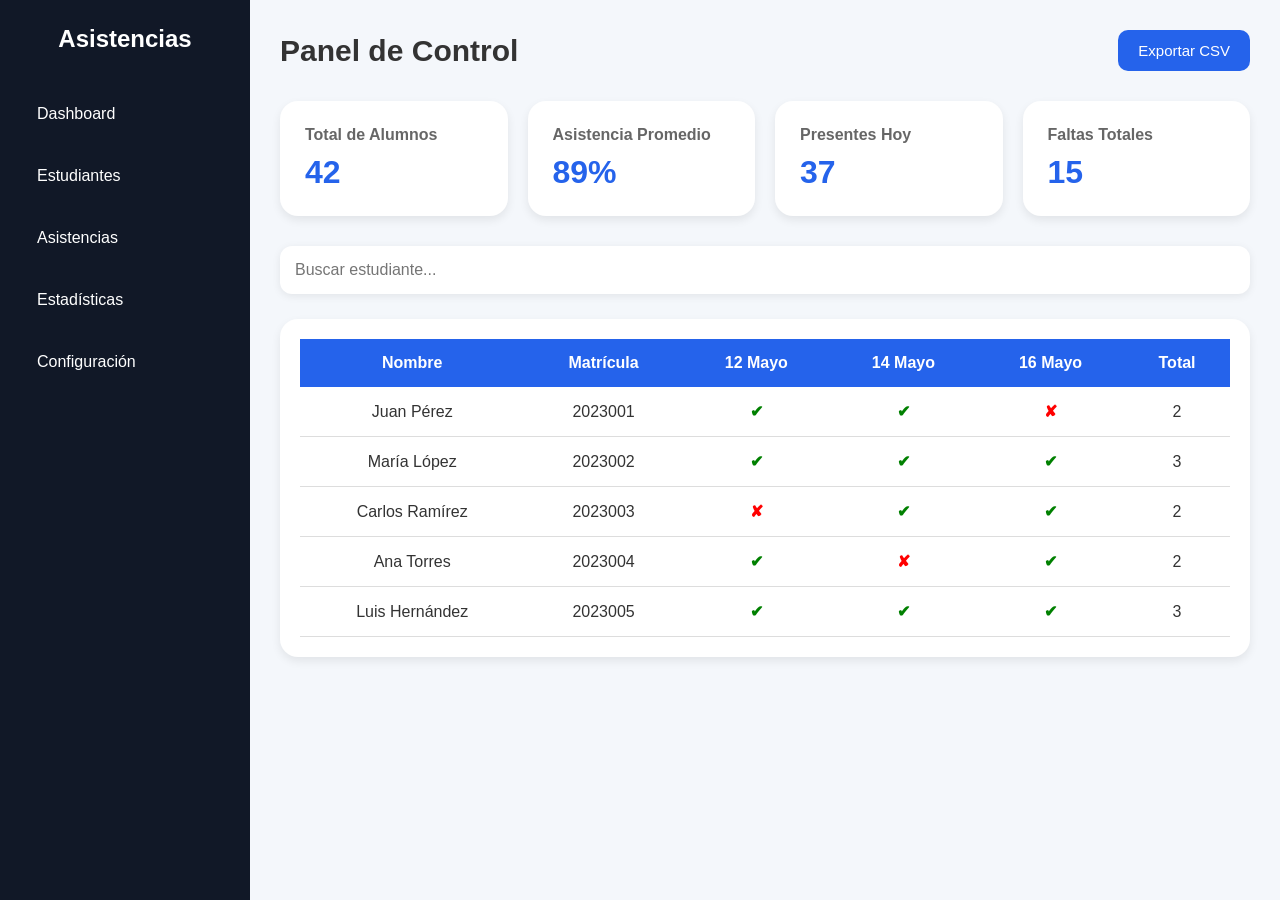
<file: Profesor.html>
<!DOCTYPE html>
<html lang="es">
<head>
  <meta charset="UTF-8" />
  <meta name="viewport" content="width=device-width, initial-scale=1.0"/>
  <title>Dashboard de Asistencias</title>

  <link rel="preconnect" href="https://fonts.googleapis.com">
  <link rel="preconnect" href="https://fonts.gstatic.com" crossorigin>

  <style>
    *{
      margin:0;
      padding:0;
      box-sizing:border-box;
      font-family:Arial, Helvetica, sans-serif;
    }

    body{
      background:#f4f7fb;
      display:flex;
      min-height:100vh;
      color:#333;
    }

    /* SIDEBAR */

    .sidebar{
      width:250px;
      background:#111827;
      color:white;
      padding:25px;
      position:fixed;
      height:100%;
    }

    .sidebar h2{
      margin-bottom:40px;
      text-align:center;
      font-size:24px;
    }

    .sidebar ul{
      list-style:none;
    }

    .sidebar ul li{
      margin:20px 0;
    }

    .sidebar ul li a{
      text-decoration:none;
      color:white;
      font-size:16px;
      display:block;
      padding:12px;
      border-radius:10px;
      transition:0.3s;
    }

    .sidebar ul li a:hover{
      background:#2563eb;
    }

    /* MAIN */

    .main{
      margin-left:250px;
      width:100%;
      padding:30px;
    }

    /* HEADER */

    .header{
      display:flex;
      justify-content:space-between;
      align-items:center;
      margin-bottom:30px;
    }

    .header h1{
      font-size:30px;
    }

    .header button{
      padding:12px 20px;
      border:none;
      background:#2563eb;
      color:white;
      border-radius:10px;
      cursor:pointer;
      font-size:15px;
      transition:0.3s;
    }

    .header button:hover{
      background:#1d4ed8;
    }

    /* CARDS */

    .cards{
      display:grid;
      grid-template-columns:repeat(auto-fit,minmax(220px,1fr));
      gap:20px;
      margin-bottom:30px;
    }

    .card{
      background:white;
      padding:25px;
      border-radius:18px;
      box-shadow:0 4px 10px rgba(0,0,0,0.08);
    }

    .card h3{
      margin-bottom:10px;
      color:#666;
      font-size:16px;
    }

    .card p{
      font-size:32px;
      font-weight:bold;
      color:#2563eb;
    }

    /* SEARCH */

    .search-box{
      margin-bottom:25px;
    }

    .search-box input{
      width:100%;
      padding:15px;
      border:none;
      border-radius:12px;
      box-shadow:0 2px 8px rgba(0,0,0,0.08);
      font-size:16px;
    }

    /* TABLE */

    .table-container{
      background:white;
      padding:20px;
      border-radius:18px;
      box-shadow:0 4px 10px rgba(0,0,0,0.08);
      overflow-x:auto;
    }

    table{
      width:100%;
      border-collapse:collapse;
    }

    table thead{
      background:#2563eb;
      color:white;
    }

    table th,
    table td{
      padding:15px;
      text-align:center;
    }

    table tbody tr{
      border-bottom:1px solid #ddd;
      transition:0.3s;
    }

    table tbody tr:hover{
      background:#f1f5ff;
    }

    .present{
      color:green;
      font-weight:bold;
    }

    .absent{
      color:red;
      font-weight:bold;
    }

    /* RESPONSIVE */

    @media(max-width:900px){

      .sidebar{
        width:100%;
        height:auto;
        position:relative;
      }

      .main{
        margin-left:0;
      }

      body{
        flex-direction:column;
      }
    }

  </style>
</head>

<body>

  <!-- SIDEBAR -->

  <div class="sidebar">
    <h2>Asistencias</h2>

    <ul>
      <li><a href="#">Dashboard</a></li>
      <li><a href="#">Estudiantes</a></li>
      <li><a href="#">Asistencias</a></li>
      <li><a href="#">Estadísticas</a></li>
      <li><a href="#">Configuración</a></li>
    </ul>
  </div>

  <!-- MAIN -->

  <div class="main">

    <!-- HEADER -->

    <div class="header">
      <h1>Panel de Control</h1>

      <button>Exportar CSV</button>
    </div>

    <!-- CARDS -->

    <div class="cards">

      <div class="card">
        <h3>Total de Alumnos</h3>
        <p>42</p>
      </div>

      <div class="card">
        <h3>Asistencia Promedio</h3>
        <p>89%</p>
      </div>

      <div class="card">
        <h3>Presentes Hoy</h3>
        <p>37</p>
      </div>

      <div class="card">
        <h3>Faltas Totales</h3>
        <p>15</p>
      </div>

    </div>

    <!-- SEARCH -->

    <div class="search-box">
      <input type="text" placeholder="Buscar estudiante...">
    </div>

    <!-- TABLE -->

    <div class="table-container">

      <table>

        <thead>
          <tr>
            <th>Nombre</th>
            <th>Matrícula</th>
            <th>12 Mayo</th>
            <th>14 Mayo</th>
            <th>16 Mayo</th>
            <th>Total</th>
          </tr>
        </thead>

        <tbody>

          <tr>
            <td>Juan Pérez</td>
            <td>2023001</td>
            <td class="present">✔</td>
            <td class="present">✔</td>
            <td class="absent">✘</td>
            <td>2</td>
          </tr>

          <tr>
            <td>María López</td>
            <td>2023002</td>
            <td class="present">✔</td>
            <td class="present">✔</td>
            <td class="present">✔</td>
            <td>3</td>
          </tr>

          <tr>
            <td>Carlos Ramírez</td>
            <td>2023003</td>
            <td class="absent">✘</td>
            <td class="present">✔</td>
            <td class="present">✔</td>
            <td>2</td>
          </tr>

          <tr>
            <td>Ana Torres</td>
            <td>2023004</td>
            <td class="present">✔</td>
            <td class="absent">✘</td>
            <td class="present">✔</td>
            <td>2</td>
          </tr>

          <tr>
            <td>Luis Hernández</td>
            <td>2023005</td>
            <td class="present">✔</td>
            <td class="present">✔</td>
            <td class="present">✔</td>
            <td>3</td>
          </tr>

        </tbody>

      </table>

    </div>

  </div>

</body>
</html>
</file>
